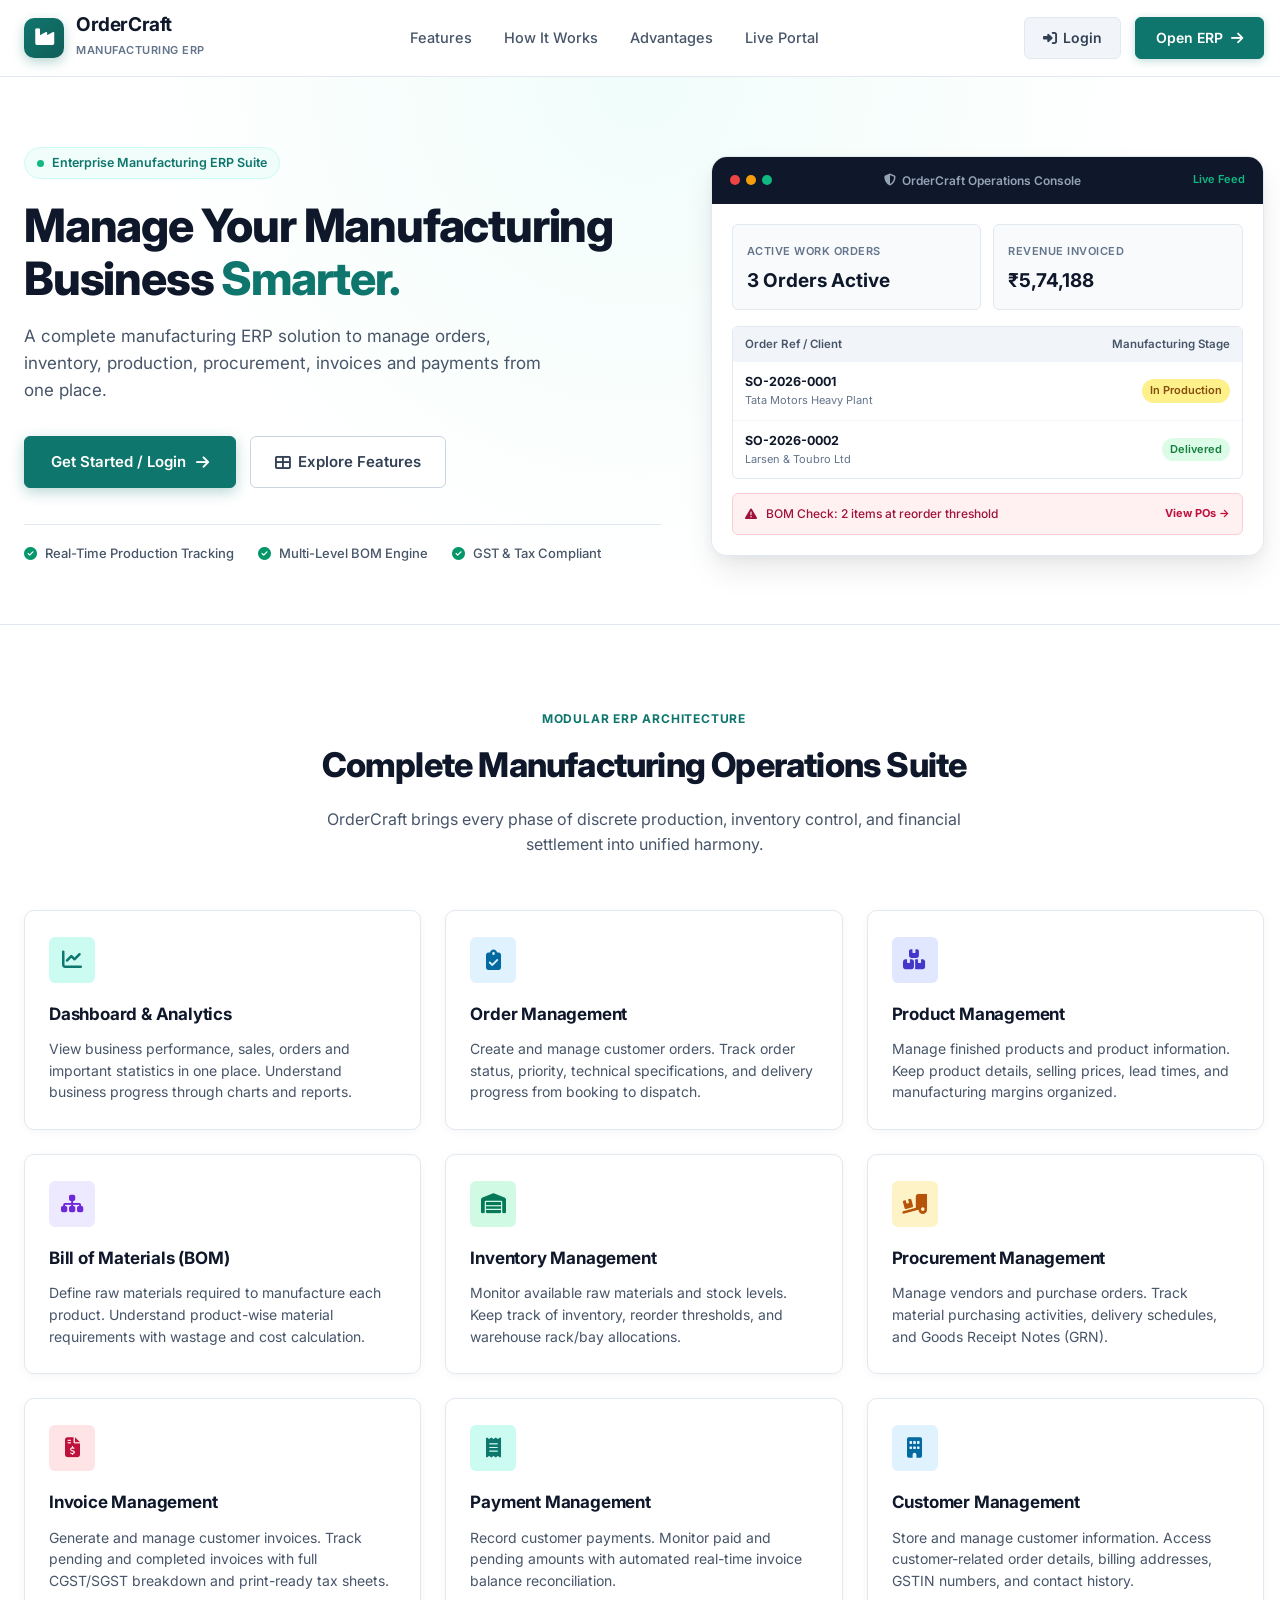
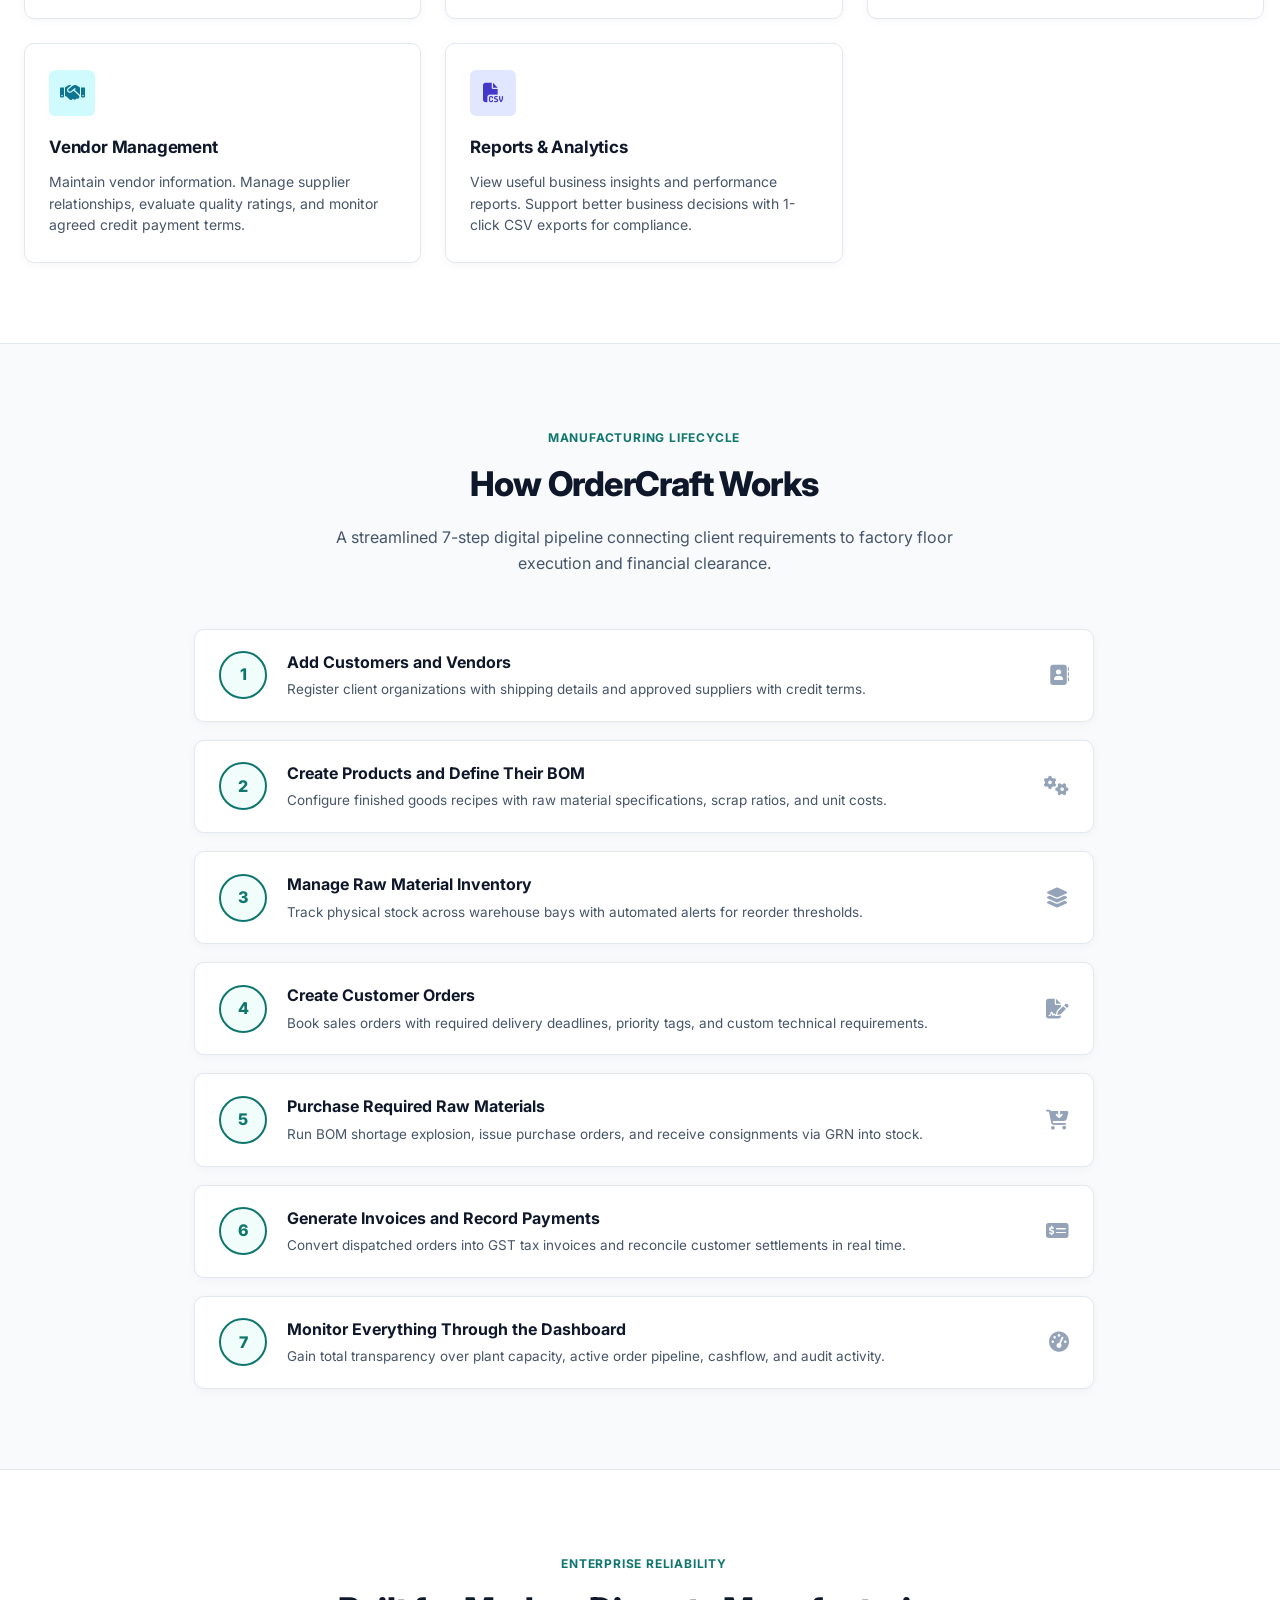
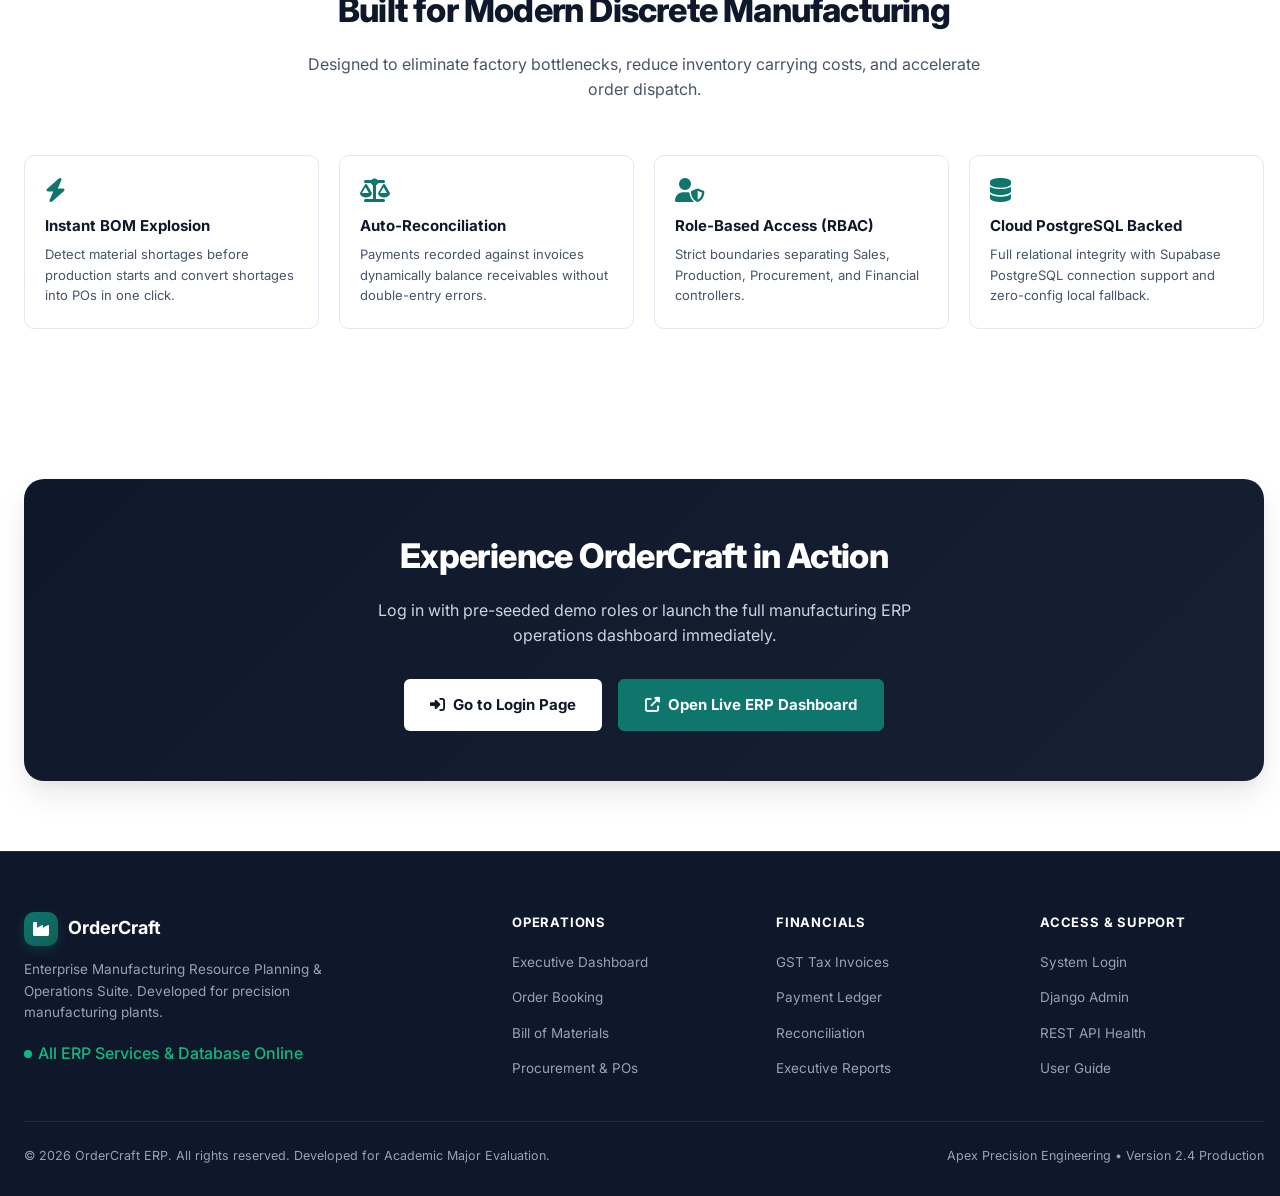
<file: frontend/index.html>
<!DOCTYPE html>
<html lang="en">
<head>
    <meta charset="UTF-8">
    <meta name="viewport" content="width=device-width, initial-scale=1.0">
    <title>OrderCraft – Manufacturing ERP Management System</title>
    <!-- Fonts & Icons -->
    <link rel="preconnect" href="https://fonts.googleapis.com">
    <link rel="preconnect" href="https://fonts.gstatic.com" crossorigin>
    <link href="https://fonts.googleapis.com/css2?family=Inter:wght@300;400;500;600;700;800&display=swap" rel="stylesheet">
    <link rel="stylesheet" href="https://cdnjs.cloudflare.com/ajax/libs/font-awesome/6.4.0/css/all.min.css">
    <link rel="stylesheet" href="css/landing.css">
</head>
<body class="landing-page">

    <!-- NAVIGATION HEADER -->
    <header class="landing-nav">
        <div class="container">
            <div class="nav-wrapper">
                <a href="/" class="nav-brand">
                    <div class="brand-symbol">
                        <i class="fas fa-industry"></i>
                    </div>
                    <div class="brand-text">
                        <h3>OrderCraft</h3>
                        <span>Manufacturing ERP</span>
                    </div>
                </a>

                <ul class="nav-links">
                    <li><a href="#features" class="nav-link">Features</a></li>
                    <li><a href="#how-it-works" class="nav-link">How It Works</a></li>
                    <li><a href="#advantages" class="nav-link">Advantages</a></li>
                    <li><a href="/app/" class="nav-link">Live Portal</a></li>
                </ul>

                <div class="nav-actions">
    <a href="http://127.0.0.1:8000/login/" class="btn-nav-login">
        <i class="fas fa-sign-in-alt"></i> Login
    </a>

    <a href="http://127.0.0.1:8000/app/" class="btn-nav-portal">
        <span>Open ERP</span>
        <i class="fas fa-arrow-right"></i>
    </a>
</div>
            </div>
        </div>
    </header>

    <!-- 1. HERO SECTION -->
    <section class="hero-section">
        <div class="container">
            <div class="hero-grid">
                <div class="hero-content">
                    <div class="hero-badge">
                        <span class="dot"></span>
                        <span>Enterprise Manufacturing ERP Suite</span>
                    </div>

                    <h1 class="hero-title">
                        Manage Your Manufacturing Business <span class="highlight">Smarter.</span>
                    </h1>

                    <p class="hero-subtitle">
                        A complete manufacturing ERP solution to manage orders, inventory, production, procurement, invoices and payments from one place.
                    </p>

                    <div class="hero-btn-group">
                        <a href="/login/" class="btn-hero-primary">
                            <span>Get Started / Login</span>
                            <i class="fas fa-arrow-right"></i>
                        </a>
                        <a href="#features" class="btn-hero-secondary">
                            <i class="fas fa-th-large"></i>
                            <span>Explore Features</span>
                        </a>
                    </div>

                    <div class="hero-trust-list">
                        <div class="trust-item">
                            <i class="fas fa-check-circle"></i>
                            <span>Real-Time Production Tracking</span>
                        </div>
                        <div class="trust-item">
                            <i class="fas fa-check-circle"></i>
                            <span>Multi-Level BOM Engine</span>
                        </div>
                        <div class="trust-item">
                            <i class="fas fa-check-circle"></i>
                            <span>GST & Tax Compliant</span>
                        </div>
                    </div>
                </div>

                <!-- Clean SaaS Visual Graphic Mockup (No Cheesy Stock Vectors) -->
                <div class="hero-visual">
                    <div class="hero-visual-card">
                        <div class="preview-header">
                            <div class="preview-dots">
                                <span class="preview-dot dot-red"></span>
                                <span class="preview-dot dot-yellow"></span>
                                <span class="preview-dot dot-green"></span>
                            </div>
                            <div class="preview-title">
                                <i class="fas fa-shield-alt"></i>
                                <span>OrderCraft Operations Console</span>
                            </div>
                            <div style="font-size:11px; color:#10b981; font-weight:600;">Live Feed</div>
                        </div>

                        <div class="preview-body">
                            <!-- Mini Metrics -->
                            <div class="preview-kpi-row">
                                <div class="mini-kpi">
                                    <span>Active Work Orders</span>
                                    <h4>3 Orders Active</h4>
                                </div>
                                <div class="mini-kpi">
                                    <span>Revenue Invoiced</span>
                                    <h4>₹5,74,188</h4>
                                </div>
                            </div>

                            <!-- Active Order Status Tracker -->
                            <div class="preview-table-box">
                                <div class="preview-table-header">
                                    <span>Order Ref / Client</span>
                                    <span>Manufacturing Stage</span>
                                </div>
                                <div class="preview-table-row">
                                    <div>
                                        <strong>SO-2026-0001</strong>
                                        <div style="font-size:11px; color:var(--slate-500);">Tata Motors Heavy Plant</div>
                                    </div>
                                    <span class="preview-badge-prod">In Production</span>
                                </div>
                                <div class="preview-table-row">
                                    <div>
                                        <strong>SO-2026-0002</strong>
                                        <div style="font-size:11px; color:var(--slate-500);">Larsen & Toubro Ltd</div>
                                    </div>
                                    <span style="padding:3px 8px; background:#dcfce7; color:#15803d; border-radius:9999px; font-size:11px; font-weight:600;">Delivered</span>
                                </div>
                            </div>

                            <!-- Shortage & BOM Alert Pill -->
                            <div class="preview-alert-strip">
                                <div>
                                    <i class="fas fa-exclamation-triangle" style="margin-right:6px;"></i>
                                    <span>BOM Check: 2 items at reorder threshold</span>
                                </div>
                                <a href="/app/" style="color:#be123c; font-weight:700; text-decoration:none; font-size:11px;">View POs &rarr;</a>
                            </div>
                        </div>
                    </div>
                </div>
            </div>
        </div>
    </section>

    <!-- 2. FEATURES SECTION (All 11 Dedicated Cards) -->
    <section class="section-padding" id="features">
        <div class="container">
            <div class="section-header">
                <span class="section-tag">Modular ERP Architecture</span>
                <h2 class="section-title">Complete Manufacturing Operations Suite</h2>
                <p class="section-subtitle">
                    OrderCraft brings every phase of discrete production, inventory control, and financial settlement into unified harmony.
                </p>
            </div>

            <div class="features-grid">
                <!-- Feature 1: Dashboard & Analytics -->
                <div class="feature-card">
                    <div class="feature-icon-wrapper icon-teal">
                        <i class="fas fa-chart-line"></i>
                    </div>
                    <h3 class="feature-title">Dashboard & Analytics</h3>
                    <p class="feature-desc">
                        View business performance, sales, orders and important statistics in one place. Understand business progress through charts and reports.
                    </p>
                </div>

                <!-- Feature 2: Order Management -->
                <div class="feature-card">
                    <div class="feature-icon-wrapper icon-blue">
                        <i class="fas fa-clipboard-check"></i>
                    </div>
                    <h3 class="feature-title">Order Management</h3>
                    <p class="feature-desc">
                        Create and manage customer orders. Track order status, priority, technical specifications, and delivery progress from booking to dispatch.
                    </p>
                </div>

                <!-- Feature 3: Product Management -->
                <div class="feature-card">
                    <div class="feature-icon-wrapper icon-indigo">
                        <i class="fas fa-boxes-stacked"></i>
                    </div>
                    <h3 class="feature-title">Product Management</h3>
                    <p class="feature-desc">
                        Manage finished products and product information. Keep product details, selling prices, lead times, and manufacturing margins organized.
                    </p>
                </div>

                <!-- Feature 4: Bill of Materials (BOM) -->
                <div class="feature-card">
                    <div class="feature-icon-wrapper icon-purple">
                        <i class="fas fa-sitemap"></i>
                    </div>
                    <h3 class="feature-title">Bill of Materials (BOM)</h3>
                    <p class="feature-desc">
                        Define raw materials required to manufacture each product. Understand product-wise material requirements with wastage and cost calculation.
                    </p>
                </div>

                <!-- Feature 5: Inventory Management -->
                <div class="feature-card">
                    <div class="feature-icon-wrapper icon-emerald">
                        <i class="fas fa-warehouse"></i>
                    </div>
                    <h3 class="feature-title">Inventory Management</h3>
                    <p class="feature-desc">
                        Monitor available raw materials and stock levels. Keep track of inventory, reorder thresholds, and warehouse rack/bay allocations.
                    </p>
                </div>

                <!-- Feature 6: Procurement Management -->
                <div class="feature-card">
                    <div class="feature-icon-wrapper icon-amber">
                        <i class="fas fa-truck-loading"></i>
                    </div>
                    <h3 class="feature-title">Procurement Management</h3>
                    <p class="feature-desc">
                        Manage vendors and purchase orders. Track material purchasing activities, delivery schedules, and Goods Receipt Notes (GRN).
                    </p>
                </div>

                <!-- Feature 7: Invoice Management -->
                <div class="feature-card">
                    <div class="feature-icon-wrapper icon-rose">
                        <i class="fas fa-file-invoice-dollar"></i>
                    </div>
                    <h3 class="feature-title">Invoice Management</h3>
                    <p class="feature-desc">
                        Generate and manage customer invoices. Track pending and completed invoices with full CGST/SGST breakdown and print-ready tax sheets.
                    </p>
                </div>

                <!-- Feature 8: Payment Management -->
                <div class="feature-card">
                    <div class="feature-icon-wrapper icon-teal">
                        <i class="fas fa-receipt"></i>
                    </div>
                    <h3 class="feature-title">Payment Management</h3>
                    <p class="feature-desc">
                        Record customer payments. Monitor paid and pending amounts with automated real-time invoice balance reconciliation.
                    </p>
                </div>

                <!-- Feature 9: Customer Management -->
                <div class="feature-card">
                    <div class="feature-icon-wrapper icon-blue">
                        <i class="fas fa-building"></i>
                    </div>
                    <h3 class="feature-title">Customer Management</h3>
                    <p class="feature-desc">
                        Store and manage customer information. Access customer-related order details, billing addresses, GSTIN numbers, and contact history.
                    </p>
                </div>

                <!-- Feature 10: Vendor Management -->
                <div class="feature-card">
                    <div class="feature-icon-wrapper icon-cyan">
                        <i class="fas fa-handshake"></i>
                    </div>
                    <h3 class="feature-title">Vendor Management</h3>
                    <p class="feature-desc">
                        Maintain vendor information. Manage supplier relationships, evaluate quality ratings, and monitor agreed credit payment terms.
                    </p>
                </div>

                <!-- Feature 11: Reports & Analytics -->
                <div class="feature-card">
                    <div class="feature-icon-wrapper icon-indigo">
                        <i class="fas fa-file-csv"></i>
                    </div>
                    <h3 class="feature-title">Reports & Analytics</h3>
                    <p class="feature-desc">
                        View useful business insights and performance reports. Support better business decisions with 1-click CSV exports for compliance.
                    </p>
                </div>
            </div>
        </div>
    </section>

    <!-- 3. HOW IT WORKS SECTION (7 Steps) -->
    <section class="section-padding how-it-works-section" id="how-it-works">
        <div class="container">
            <div class="section-header">
                <span class="section-tag">Manufacturing Lifecycle</span>
                <h2 class="section-title">How OrderCraft Works</h2>
                <p class="section-subtitle">
                    A streamlined 7-step digital pipeline connecting client requirements to factory floor execution and financial clearance.
                </p>
            </div>

            <div class="steps-timeline">
                <!-- Step 1 -->
                <div class="step-card">
                    <div class="step-badge">1</div>
                    <div class="step-content">
                        <h4 class="step-title">Add Customers and Vendors</h4>
                        <p class="step-desc">Register client organizations with shipping details and approved suppliers with credit terms.</p>
                    </div>
                    <div class="step-icon-tag"><i class="fas fa-address-book"></i></div>
                </div>

                <!-- Step 2 -->
                <div class="step-card">
                    <div class="step-badge">2</div>
                    <div class="step-content">
                        <h4 class="step-title">Create Products and Define Their BOM</h4>
                        <p class="step-desc">Configure finished goods recipes with raw material specifications, scrap ratios, and unit costs.</p>
                    </div>
                    <div class="step-icon-tag"><i class="fas fa-cogs"></i></div>
                </div>

                <!-- Step 3 -->
                <div class="step-card">
                    <div class="step-badge">3</div>
                    <div class="step-content">
                        <h4 class="step-title">Manage Raw Material Inventory</h4>
                        <p class="step-desc">Track physical stock across warehouse bays with automated alerts for reorder thresholds.</p>
                    </div>
                    <div class="step-icon-tag"><i class="fas fa-layer-group"></i></div>
                </div>

                <!-- Step 4 -->
                <div class="step-card">
                    <div class="step-badge">4</div>
                    <div class="step-content">
                        <h4 class="step-title">Create Customer Orders</h4>
                        <p class="step-desc">Book sales orders with required delivery deadlines, priority tags, and custom technical requirements.</p>
                    </div>
                    <div class="step-icon-tag"><i class="fas fa-file-signature"></i></div>
                </div>

                <!-- Step 5 -->
                <div class="step-card">
                    <div class="step-badge">5</div>
                    <div class="step-content">
                        <h4 class="step-title">Purchase Required Raw Materials</h4>
                        <p class="step-desc">Run BOM shortage explosion, issue purchase orders, and receive consignments via GRN into stock.</p>
                    </div>
                    <div class="step-icon-tag"><i class="fas fa-cart-arrow-down"></i></div>
                </div>

                <!-- Step 6 -->
                <div class="step-card">
                    <div class="step-badge">6</div>
                    <div class="step-content">
                        <h4 class="step-title">Generate Invoices and Record Payments</h4>
                        <p class="step-desc">Convert dispatched orders into GST tax invoices and reconcile customer settlements in real time.</p>
                    </div>
                    <div class="step-icon-tag"><i class="fas fa-money-check-alt"></i></div>
                </div>

                <!-- Step 7 -->
                <div class="step-card">
                    <div class="step-badge">7</div>
                    <div class="step-content">
                        <h4 class="step-title">Monitor Everything Through the Dashboard</h4>
                        <p class="step-desc">Gain total transparency over plant capacity, active order pipeline, cashflow, and audit activity.</p>
                    </div>
                    <div class="step-icon-tag"><i class="fas fa-tachometer-alt"></i></div>
                </div>
            </div>
        </div>
    </section>

    <!-- 4. ADVANTAGES SECTION -->
    <section class="section-padding" id="advantages">
        <div class="container">
            <div class="section-header">
                <span class="section-tag">Enterprise Reliability</span>
                <h2 class="section-title">Built for Modern Discrete Manufacturing</h2>
                <p class="section-subtitle">
                    Designed to eliminate factory bottlenecks, reduce inventory carrying costs, and accelerate order dispatch.
                </p>
            </div>

            <div class="edge-grid">
                <div class="edge-box">
                    <i class="fas fa-bolt"></i>
                    <h4>Instant BOM Explosion</h4>
                    <p>Detect material shortages before production starts and convert shortages into POs in one click.</p>
                </div>
                <div class="edge-box">
                    <i class="fas fa-balance-scale"></i>
                    <h4>Auto-Reconciliation</h4>
                    <p>Payments recorded against invoices dynamically balance receivables without double-entry errors.</p>
                </div>
                <div class="edge-box">
                    <i class="fas fa-user-shield"></i>
                    <h4>Role-Based Access (RBAC)</h4>
                    <p>Strict boundaries separating Sales, Production, Procurement, and Financial controllers.</p>
                </div>
                <div class="edge-box">
                    <i class="fas fa-database"></i>
                    <h4>Cloud PostgreSQL Backed</h4>
                    <p>Full relational integrity with Supabase PostgreSQL connection support and zero-config local fallback.</p>
                </div>
            </div>
        </div>
    </section>

    <!-- 5. CALL TO ACTION SECTION -->
    <section class="cta-section">
        <div class="container">
            <div class="cta-card">
                <h2>Experience OrderCraft in Action</h2>
                <p>
                    Log in with pre-seeded demo roles or launch the full manufacturing ERP operations dashboard immediately.
                </p>
                <div class="cta-btn-group">
                    <a href="/login/" class="btn-cta-light">
                        <i class="fas fa-sign-in-alt"></i>
                        <span>Go to Login Page</span>
                    </a>
                    <a href="/app/" class="btn-cta-teal">
                        <i class="fas fa-external-link-alt"></i>
                        <span>Open Live ERP Dashboard</span>
                    </a>
                </div>
            </div>
        </div>
    </section>

    <!-- FOOTER -->
    <footer class="landing-footer">
        <div class="container">
            <div class="footer-grid">
                <div class="footer-col">
                    <div style="display:flex; align-items:center; gap:10px; margin-bottom:12px;">
                        <div class="brand-symbol" style="width:34px; height:34px; font-size:16px;">
                            <i class="fas fa-industry"></i>
                        </div>
                        <h3 style="color:#fff; margin:0; font-size:18px;">OrderCraft</h3>
                    </div>
                    <p style="font-size:13.5px; line-height:1.6; max-width:320px; color:var(--slate-400);">
                        Enterprise Manufacturing Resource Planning & Operations Suite. Developed for precision manufacturing plants.
                    </p>
                    <div style="margin-top:16px;">
                        <span class="status-indicator">
                            <span class="status-dot"></span>
                            <span>All ERP Services & Database Online</span>
                        </span>
                    </div>
                </div>

                <div class="footer-col">
                    <h4>Operations</h4>
                    <ul class="footer-links">
                        <li><a href="/app/">Executive Dashboard</a></li>
                        <li><a href="/app/">Order Booking</a></li>
                        <li><a href="/app/">Bill of Materials</a></li>
                        <li><a href="/app/">Procurement & POs</a></li>
                    </ul>
                </div>

                <div class="footer-col">
                    <h4>Financials</h4>
                    <ul class="footer-links">
                        <li><a href="/app/">GST Tax Invoices</a></li>
                        <li><a href="/app/">Payment Ledger</a></li>
                        <li><a href="/app/">Reconciliation</a></li>
                        <li><a href="/app/">Executive Reports</a></li>
                    </ul>
                </div>

                <div class="footer-col">
                    <h4>Access & Support</h4>
                    <ul class="footer-links">
                        <li><a href="/login/">System Login</a></li>
                        <li><a href="/admin/">Django Admin</a></li>
                        <li><a href="/api/analytics/dashboard/">REST API Health</a></li>
                        <li><a href="#how-it-works">User Guide</a></li>
                    </ul>
                </div>
            </div>

            <div class="footer-bottom">
                <div>&copy; 2026 OrderCraft ERP. All rights reserved. Developed for Academic Major Evaluation.</div>
                <div>Apex Precision Engineering &bull; Version 2.4 Production</div>
            </div>
        </div>
    </footer>

</body>
</html>
</file>
<file: frontend/css/landing.css>
/* =============================================================================
   OrderCraft ERP - Homepage (Landing Page) & Marketing Stylesheet
   Modern, Clean, Human-Designed SaaS Manufacturing Interface
   ============================================================================= */

:root {
    --brand-primary: #0f766e;
    --brand-primary-hover: #0d9488;
    --brand-primary-light: #f0fdfa;
    --brand-primary-border: #ccfbf1;
    --brand-accent: #0284c7;
    
    --slate-900: #0f172a;
    --slate-850: #172033;
    --slate-800: #1e293b;
    --slate-700: #334155;
    --slate-600: #475569;
    --slate-500: #64748b;
    --slate-400: #94a3b8;
    --slate-300: #cbd5e1;
    --slate-200: #e2e8f0;
    --slate-100: #f1f5f9;
    --slate-50:  #f8fafc;

    --emerald-600: #059669;
    --emerald-500: #10b981;
    --emerald-50:  #ecfdf5;

    --amber-600:   #d97706;
    --amber-500:   #f59e0b;
    --amber-50:    #fffbeb;

    --shadow-soft: 0 2px 10px rgba(15, 23, 42, 0.04);
    --shadow-card: 0 4px 20px -2px rgba(15, 23, 42, 0.06), 0 2px 6px -1px rgba(15, 23, 42, 0.03);
    --shadow-hover: 0 16px 32px -4px rgba(15, 23, 42, 0.1), 0 4px 12px -2px rgba(15, 23, 42, 0.05);

    --radius-sm: 6px;
    --radius-md: 10px;
    --radius-lg: 16px;
    --radius-xl: 20px;
}

body.landing-page {
    background-color: #ffffff;
    color: var(--slate-800);
    font-family: 'Inter', -apple-system, BlinkMacSystemFont, "Segoe UI", Roboto, sans-serif;
    line-height: 1.6;
    overflow-x: hidden;
    margin: 0;
    padding: 0;
    display: block;
}

/* Container */
.container {
    width: 100%;
    max-width: 1240px;
    margin: 0 auto;
    padding: 0 24px;
}

/* -----------------------------------------------------------------------------
   Navigation Bar
   ----------------------------------------------------------------------------- */
.landing-nav {
    position: sticky;
    top: 0;
    background: rgba(255, 255, 255, 0.95);
    backdrop-filter: blur(12px);
    border-bottom: 1px solid var(--slate-200);
    z-index: 100;
    transition: all 0.2s ease;
}

.nav-wrapper {
    display: flex;
    align-items: center;
    justify-content: space-between;
    height: 76px;
}

.nav-brand {
    display: flex;
    align-items: center;
    gap: 12px;
    text-decoration: none;
    color: var(--slate-900);
}

.brand-symbol {
    width: 40px;
    height: 40px;
    background: linear-gradient(135deg, #0f766e, #115e59);
    border-radius: 10px;
    display: flex;
    align-items: center;
    justify-content: center;
    color: #ffffff;
    font-size: 19px;
    box-shadow: 0 4px 12px rgba(15, 118, 110, 0.3);
}

.brand-text h3 {
    font-size: 19px;
    font-weight: 700;
    letter-spacing: -0.4px;
    margin: 0;
    line-height: 1.1;
}

.brand-text span {
    font-size: 11px;
    color: var(--slate-500);
    letter-spacing: 0.5px;
    text-transform: uppercase;
    font-weight: 600;
}

.nav-links {
    display: flex;
    align-items: center;
    gap: 32px;
    list-style: none;
    margin: 0;
    padding: 0;
}

.nav-link {
    color: var(--slate-600);
    text-decoration: none;
    font-size: 14.5px;
    font-weight: 500;
    transition: color 0.15s ease;
}

.nav-link:hover {
    color: var(--brand-primary);
}

.nav-actions {
    display: flex;
    align-items: center;
    gap: 14px;
}

.btn-nav-login {
    display: inline-flex;
    align-items: center;
    gap: 6px;
    padding: 9px 18px;
    font-size: 14px;
    font-weight: 600;
    color: var(--slate-700);
    background: var(--slate-100);
    border: 1px solid var(--slate-200);
    border-radius: var(--radius-sm);
    text-decoration: none;
    transition: all 0.2s ease;
}

.btn-nav-login:hover {
    background: var(--slate-200);
    color: var(--slate-900);
}

.btn-nav-portal {
    display: inline-flex;
    align-items: center;
    gap: 8px;
    padding: 9px 20px;
    font-size: 14px;
    font-weight: 600;
    color: #ffffff;
    background: var(--brand-primary);
    border: 1px solid var(--brand-primary);
    border-radius: var(--radius-sm);
    text-decoration: none;
    transition: all 0.2s ease;
    box-shadow: 0 2px 8px rgba(15, 118, 110, 0.25);
}

.btn-nav-portal:hover {
    background: var(--brand-primary-hover);
    transform: translateY(-1px);
    box-shadow: 0 4px 12px rgba(15, 118, 110, 0.35);
}

/* -----------------------------------------------------------------------------
   Hero Section
   ----------------------------------------------------------------------------- */
.hero-section {
    padding: 70px 0 60px;
    background: radial-gradient(circle at 50% 0%, #f0fdfa 0%, #ffffff 60%);
    border-bottom: 1px solid var(--slate-200);
}

.hero-grid {
    display: grid;
    grid-template-columns: 1.15fr 1fr;
    gap: 50px;
    align-items: center;
}

.hero-badge {
    display: inline-flex;
    align-items: center;
    gap: 8px;
    padding: 5px 12px;
    background: var(--brand-primary-light);
    border: 1px solid var(--brand-primary-border);
    border-radius: 9999px;
    font-size: 12.5px;
    font-weight: 600;
    color: var(--brand-primary);
    margin-bottom: 20px;
}

.hero-badge .dot {
    width: 7px;
    height: 7px;
    background: var(--emerald-500);
    border-radius: 50%;
}

.hero-title {
    font-size: 46px;
    font-weight: 800;
    line-height: 1.15;
    letter-spacing: -1.2px;
    color: var(--slate-900);
    margin: 0 0 18px;
}

.hero-title .highlight {
    color: var(--brand-primary);
}

.hero-subtitle {
    font-size: 17px;
    line-height: 1.6;
    color: var(--slate-600);
    margin: 0 0 32px;
    max-width: 540px;
}

.hero-btn-group {
    display: flex;
    align-items: center;
    gap: 14px;
    margin-bottom: 36px;
    flex-wrap: wrap;
}

.btn-hero-primary {
    display: inline-flex;
    align-items: center;
    gap: 10px;
    padding: 13px 26px;
    font-size: 15px;
    font-weight: 600;
    color: #ffffff;
    background: var(--brand-primary);
    border: 1px solid var(--brand-primary);
    border-radius: var(--radius-sm);
    text-decoration: none;
    transition: all 0.2s ease;
    box-shadow: 0 4px 14px rgba(15, 118, 110, 0.3);
}

.btn-hero-primary:hover {
    background: var(--brand-primary-hover);
    transform: translateY(-2px);
    box-shadow: 0 8px 20px rgba(15, 118, 110, 0.4);
}

.btn-hero-secondary {
    display: inline-flex;
    align-items: center;
    gap: 8px;
    padding: 13px 24px;
    font-size: 15px;
    font-weight: 600;
    color: var(--slate-700);
    background: #ffffff;
    border: 1px solid var(--slate-300);
    border-radius: var(--radius-sm);
    text-decoration: none;
    transition: all 0.2s ease;
}

.btn-hero-secondary:hover {
    background: var(--slate-50);
    border-color: var(--slate-400);
    color: var(--slate-900);
}

.hero-trust-list {
    display: flex;
    align-items: center;
    gap: 24px;
    padding-top: 18px;
    border-top: 1px solid var(--slate-200);
    flex-wrap: wrap;
}

.trust-item {
    display: flex;
    align-items: center;
    gap: 8px;
    font-size: 13px;
    font-weight: 500;
    color: var(--slate-600);
}

.trust-item i {
    color: var(--emerald-600);
}

/* Hero Preview Visual (Clean SaaS Card Mockup) */
.hero-visual-card {
    background: #ffffff;
    border: 1px solid var(--slate-200);
    border-radius: var(--radius-lg);
    box-shadow: var(--shadow-hover);
    overflow: hidden;
    position: relative;
}

.preview-header {
    background: var(--slate-900);
    padding: 14px 18px;
    display: flex;
    align-items: center;
    justify-content: space-between;
}

.preview-dots {
    display: flex;
    gap: 6px;
}

.preview-dot {
    width: 10px;
    height: 10px;
    border-radius: 50%;
}
.dot-red { background: #ef4444; }
.dot-yellow { background: #f59e0b; }
.dot-green { background: #10b981; }

.preview-title {
    font-size: 12px;
    font-weight: 600;
    color: var(--slate-400);
    display: flex;
    align-items: center;
    gap: 6px;
}

.preview-body {
    padding: 20px;
    background: #ffffff;
}

.preview-kpi-row {
    display: grid;
    grid-template-columns: 1fr 1fr;
    gap: 12px;
    margin-bottom: 16px;
}

.mini-kpi {
    background: var(--slate-50);
    border: 1px solid var(--slate-200);
    border-radius: var(--radius-sm);
    padding: 12px 14px;
}

.mini-kpi span {
    font-size: 11px;
    text-transform: uppercase;
    font-weight: 600;
    color: var(--slate-500);
    letter-spacing: 0.5px;
}

.mini-kpi h4 {
    font-size: 19px;
    font-weight: 700;
    color: var(--slate-900);
    margin: 4px 0 0;
}

.preview-table-box {
    border: 1px solid var(--slate-200);
    border-radius: var(--radius-sm);
    overflow: hidden;
    margin-bottom: 14px;
}

.preview-table-header {
    background: var(--slate-100);
    padding: 8px 12px;
    font-size: 11.5px;
    font-weight: 600;
    color: var(--slate-600);
    display: flex;
    justify-content: space-between;
}

.preview-table-row {
    padding: 10px 12px;
    font-size: 12.5px;
    display: flex;
    align-items: center;
    justify-content: space-between;
    border-top: 1px solid var(--slate-100);
}

.preview-table-row strong {
    color: var(--slate-900);
}

.preview-badge-prod {
    padding: 3px 8px;
    background: #fef08a;
    color: #854d0e;
    border-radius: 9999px;
    font-size: 11px;
    font-weight: 600;
}

.preview-alert-strip {
    background: #fff1f2;
    border: 1px solid #fecdd3;
    border-radius: var(--radius-sm);
    padding: 10px 12px;
    display: flex;
    align-items: center;
    justify-content: space-between;
    font-size: 12px;
    color: #9f1239;
    font-weight: 500;
}

/* -----------------------------------------------------------------------------
   Section Common Styling
   ----------------------------------------------------------------------------- */
.section-padding {
    padding: 80px 0;
}

.section-header {
    text-align: center;
    max-width: 680px;
    margin: 0 auto 52px;
}

.section-tag {
    display: inline-block;
    font-size: 12px;
    font-weight: 700;
    color: var(--brand-primary);
    text-transform: uppercase;
    letter-spacing: 0.8px;
    margin-bottom: 10px;
}

.section-title {
    font-size: 34px;
    font-weight: 800;
    letter-spacing: -0.8px;
    color: var(--slate-900);
    margin: 0 0 14px;
}

.section-subtitle {
    font-size: 16px;
    color: var(--slate-600);
    line-height: 1.6;
    margin: 0;
}

/* -----------------------------------------------------------------------------
   Features Section (11 Cards)
   ----------------------------------------------------------------------------- */
.features-grid {
    display: grid;
    grid-template-columns: repeat(3, 1fr);
    gap: 24px;
}

@media (max-width: 1024px) {
    .features-grid {
        grid-template-columns: repeat(2, 1fr);
    }
}

@media (max-width: 640px) {
    .features-grid {
        grid-template-columns: 1fr;
    }
}

.feature-card {
    background: #ffffff;
    border: 1px solid var(--slate-200);
    border-radius: var(--radius-md);
    padding: 26px 24px;
    box-shadow: var(--shadow-soft);
    transition: all 0.25s ease;
    display: flex;
    flex-direction: column;
}

.feature-card:hover {
    transform: translateY(-4px);
    border-color: var(--brand-primary);
    box-shadow: var(--shadow-hover);
}

.feature-icon-wrapper {
    width: 46px;
    height: 46px;
    border-radius: var(--radius-sm);
    display: flex;
    align-items: center;
    justify-content: center;
    font-size: 20px;
    margin-bottom: 18px;
}

/* Subtle individual card tints */
.icon-teal { background: #ccfbf1; color: #0f766e; }
.icon-blue { background: #e0f2fe; color: #0369a1; }
.icon-indigo { background: #e0e7ff; color: #4338ca; }
.icon-purple { background: #ede9fe; color: #6d28d9; }
.icon-emerald { background: #d1fae5; color: #047857; }
.icon-amber { background: #fef3c7; color: #b45309; }
.icon-rose { background: #ffe4e6; color: #be123c; }
.icon-cyan { background: #cffafe; color: #0e7490; }

.feature-title {
    font-size: 17px;
    font-weight: 700;
    color: var(--slate-900);
    margin: 0 0 10px;
    letter-spacing: -0.2px;
}

.feature-desc {
    font-size: 14px;
    line-height: 1.55;
    color: var(--slate-600);
    margin: 0;
    flex: 1;
}

/* -----------------------------------------------------------------------------
   How It Works Section (7-Step Workflow)
   ----------------------------------------------------------------------------- */
.how-it-works-section {
    background: var(--slate-50);
    border-top: 1px solid var(--slate-200);
    border-bottom: 1px solid var(--slate-200);
}

.steps-timeline {
    position: relative;
    max-width: 900px;
    margin: 0 auto;
    display: flex;
    flex-direction: column;
    gap: 18px;
}

.step-card {
    background: #ffffff;
    border: 1px solid var(--slate-200);
    border-radius: var(--radius-md);
    padding: 20px 24px;
    display: flex;
    align-items: center;
    gap: 20px;
    box-shadow: var(--shadow-soft);
    transition: all 0.2s ease;
}

.step-card:hover {
    border-color: var(--brand-primary);
    transform: translateX(4px);
    box-shadow: var(--shadow-card);
}

.step-badge {
    width: 44px;
    height: 44px;
    border-radius: 50%;
    background: var(--brand-primary-light);
    border: 2px solid var(--brand-primary);
    color: var(--brand-primary);
    font-weight: 800;
    font-size: 16px;
    display: flex;
    align-items: center;
    justify-content: center;
    flex-shrink: 0;
}

.step-content {
    flex: 1;
}

.step-title {
    font-size: 16px;
    font-weight: 700;
    color: var(--slate-900);
    margin: 0 0 4px;
}

.step-desc {
    font-size: 13.5px;
    color: var(--slate-600);
    margin: 0;
}

.step-icon-tag {
    color: var(--slate-400);
    font-size: 20px;
}

/* -----------------------------------------------------------------------------
   Manufacturing Edge / Value Props
   ----------------------------------------------------------------------------- */
.edge-grid {
    display: grid;
    grid-template-columns: repeat(4, 1fr);
    gap: 20px;
}

@media (max-width: 900px) {
    .edge-grid {
        grid-template-columns: repeat(2, 1fr);
    }
}

.edge-box {
    background: #ffffff;
    border: 1px solid var(--slate-200);
    border-radius: var(--radius-md);
    padding: 22px 20px;
    text-align: left;
}

.edge-box i {
    font-size: 24px;
    color: var(--brand-primary);
    margin-bottom: 12px;
}

.edge-box h4 {
    font-size: 15px;
    font-weight: 700;
    color: var(--slate-900);
    margin: 0 0 6px;
}

.edge-box p {
    font-size: 13px;
    color: var(--slate-600);
    margin: 0;
}

/* -----------------------------------------------------------------------------
   Call To Action (CTA) Banner
   ----------------------------------------------------------------------------- */
.cta-section {
    padding: 70px 0;
}

.cta-card {
    background: linear-gradient(135deg, var(--slate-900), var(--slate-850));
    color: #ffffff;
    border-radius: var(--radius-xl);
    padding: 50px 40px;
    text-align: center;
    position: relative;
    overflow: hidden;
    box-shadow: var(--shadow-hover);
}

.cta-card h2 {
    font-size: 34px;
    font-weight: 800;
    letter-spacing: -0.6px;
    margin: 0 0 14px;
}

.cta-card p {
    font-size: 16px;
    color: var(--slate-300);
    max-width: 600px;
    margin: 0 auto 30px;
}

.cta-btn-group {
    display: flex;
    justify-content: center;
    gap: 16px;
    flex-wrap: wrap;
}

.btn-cta-light {
    display: inline-flex;
    align-items: center;
    gap: 8px;
    padding: 13px 26px;
    background: #ffffff;
    color: var(--slate-900);
    border-radius: var(--radius-sm);
    font-size: 15px;
    font-weight: 700;
    text-decoration: none;
    transition: all 0.2s ease;
}

.btn-cta-light:hover {
    background: var(--slate-100);
    transform: translateY(-2px);
}

.btn-cta-teal {
    display: inline-flex;
    align-items: center;
    gap: 8px;
    padding: 13px 26px;
    background: var(--brand-primary);
    color: #ffffff;
    border: 1px solid var(--brand-primary);
    border-radius: var(--radius-sm);
    font-size: 15px;
    font-weight: 700;
    text-decoration: none;
    transition: all 0.2s ease;
}

.btn-cta-teal:hover {
    background: var(--brand-primary-hover);
    transform: translateY(-2px);
}

/* -----------------------------------------------------------------------------
   Footer
   ----------------------------------------------------------------------------- */
.landing-footer {
    background: var(--slate-900);
    color: var(--slate-400);
    padding: 60px 0 30px;
    border-top: 1px solid rgba(255, 255, 255, 0.08);
}

.footer-grid {
    display: grid;
    grid-template-columns: 2fr 1fr 1fr 1fr;
    gap: 40px;
    margin-bottom: 40px;
}

@media (max-width: 900px) {
    .footer-grid {
        grid-template-columns: 1fr 1fr;
    }
}

.footer-col h4 {
    font-size: 13px;
    font-weight: 700;
    text-transform: uppercase;
    letter-spacing: 0.8px;
    color: #ffffff;
    margin: 0 0 16px;
}

.footer-links {
    list-style: none;
    margin: 0;
    padding: 0;
    display: flex;
    flex-direction: column;
    gap: 10px;
}

.footer-links a {
    color: var(--slate-400);
    text-decoration: none;
    font-size: 13.5px;
    transition: color 0.15s ease;
}

.footer-links a:hover {
    color: #ffffff;
}

.footer-bottom {
    padding-top: 24px;
    border-top: 1px solid rgba(255, 255, 255, 0.08);
    display: flex;
    align-items: center;
    justify-content: space-between;
    font-size: 12.5px;
    flex-wrap: wrap;
    gap: 12px;
}

.status-indicator {
    display: inline-flex;
    align-items: center;
    gap: 6px;
    color: var(--emerald-500);
    font-weight: 500;
}

.status-dot {
    width: 8px;
    height: 8px;
    background: var(--emerald-500);
    border-radius: 50%;
}
</file>
